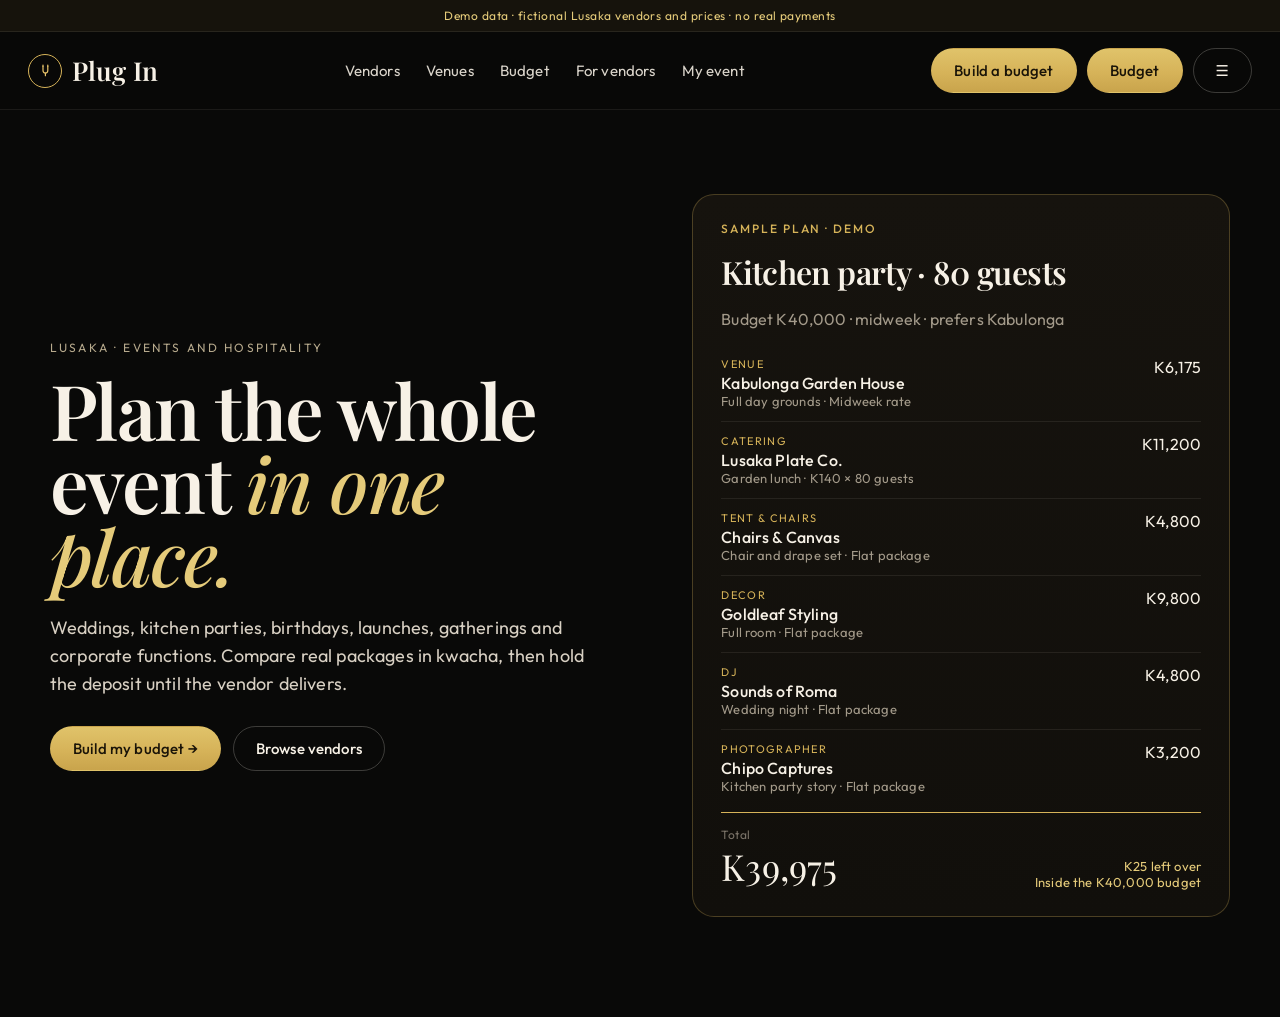
<file: index.html>
<!doctype html>
<html lang="en">
  <head>
    <meta charset="UTF-8" />
    <meta http-equiv="refresh" content="0; url=/plug-in/" />
    <title>Plug In</title>
    <link rel="canonical" href="/plug-in/" />
    <script>location.replace('/plug-in/' + (location.search || '') + (location.hash || ''));</script>
  </head>
  <body>
    <p><a href="/plug-in/">Open Plug In</a></p>
  </body>
</html>
</file>
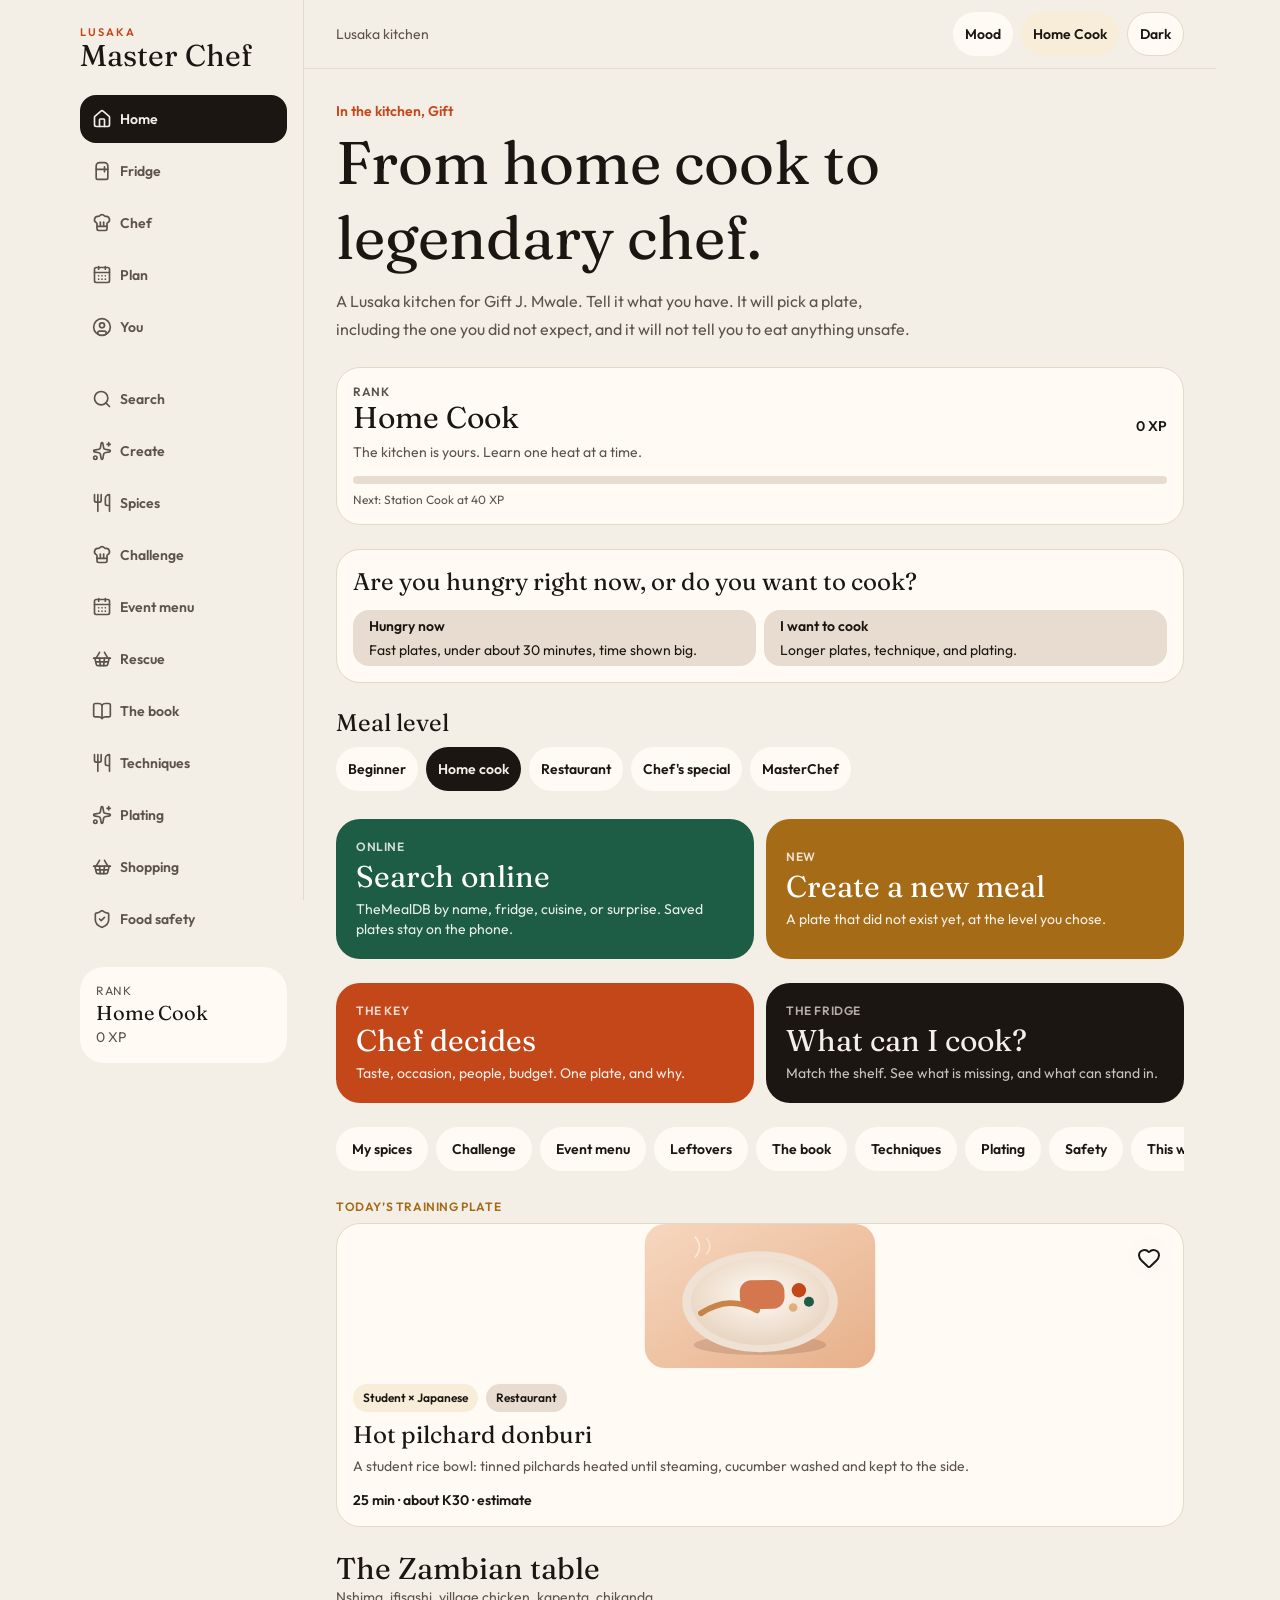
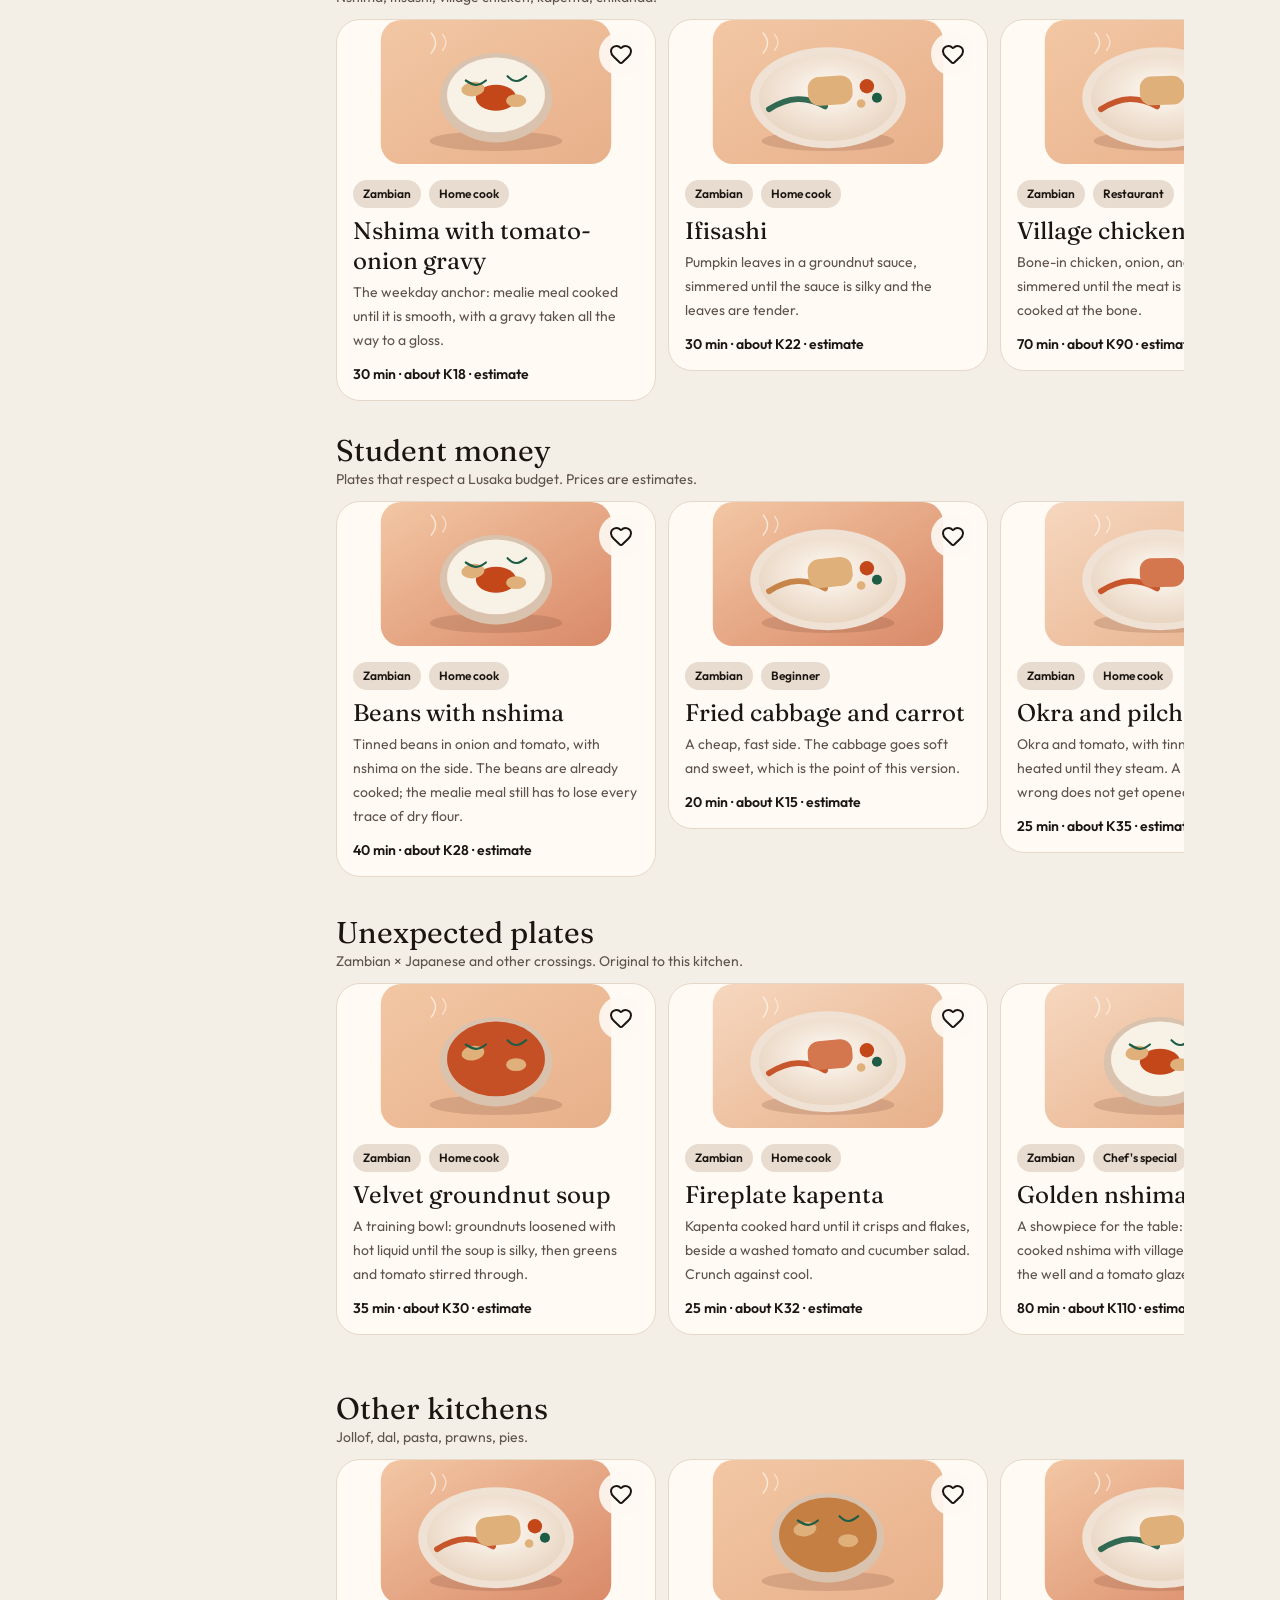
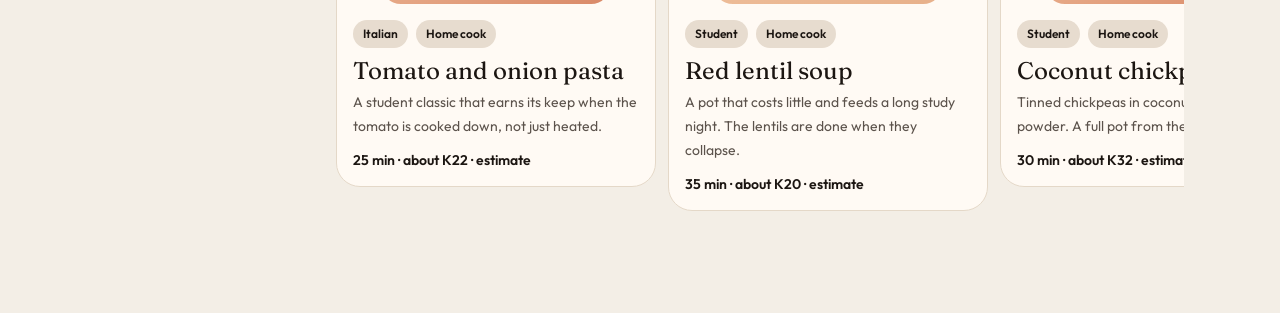
<file: master-chef/index.html>
<!doctype html>
<html lang="en">
  <head>
    <meta charset="UTF-8" />
    <link rel="icon" type="image/svg+xml" href="./favicon.svg" />
    <link rel="manifest" href="./manifest.json" />
    <link rel="apple-touch-icon" href="./favicon.svg" />
    <meta name="viewport" content="width=device-width, initial-scale=1, viewport-fit=cover" />
    <meta name="theme-color" content="#f3eee6" />
    <meta name="description" content="Master Chef is a Lusaka kitchen for Gift J. Mwale. Cook from the fridge, let the chef decide, remix a plate, and cook it step by step." />
    <meta name="apple-mobile-web-app-capable" content="yes" />
    <meta name="mobile-web-app-capable" content="yes" />
    <meta name="apple-mobile-web-app-title" content="Master Chef" />
    <title>Master Chef</title>
    <script>
      try {
        var saved = JSON.parse(localStorage.getItem('master-chef.v1') || '{}')
        var dark = saved.theme === 'dark' || (saved.theme !== 'light' && matchMedia('(prefers-color-scheme: dark)').matches)
        if (dark) document.documentElement.classList.add('dark')
      } catch (e) {}
    </script>
    <script type="module" crossorigin src="./assets/index-D94sWHlg.js"></script>
    <link rel="stylesheet" crossorigin href="./assets/index-CMiG1lVg.css">
  </head>
  <body>
    <div id="root"></div>
  </body>
</html>
</file>
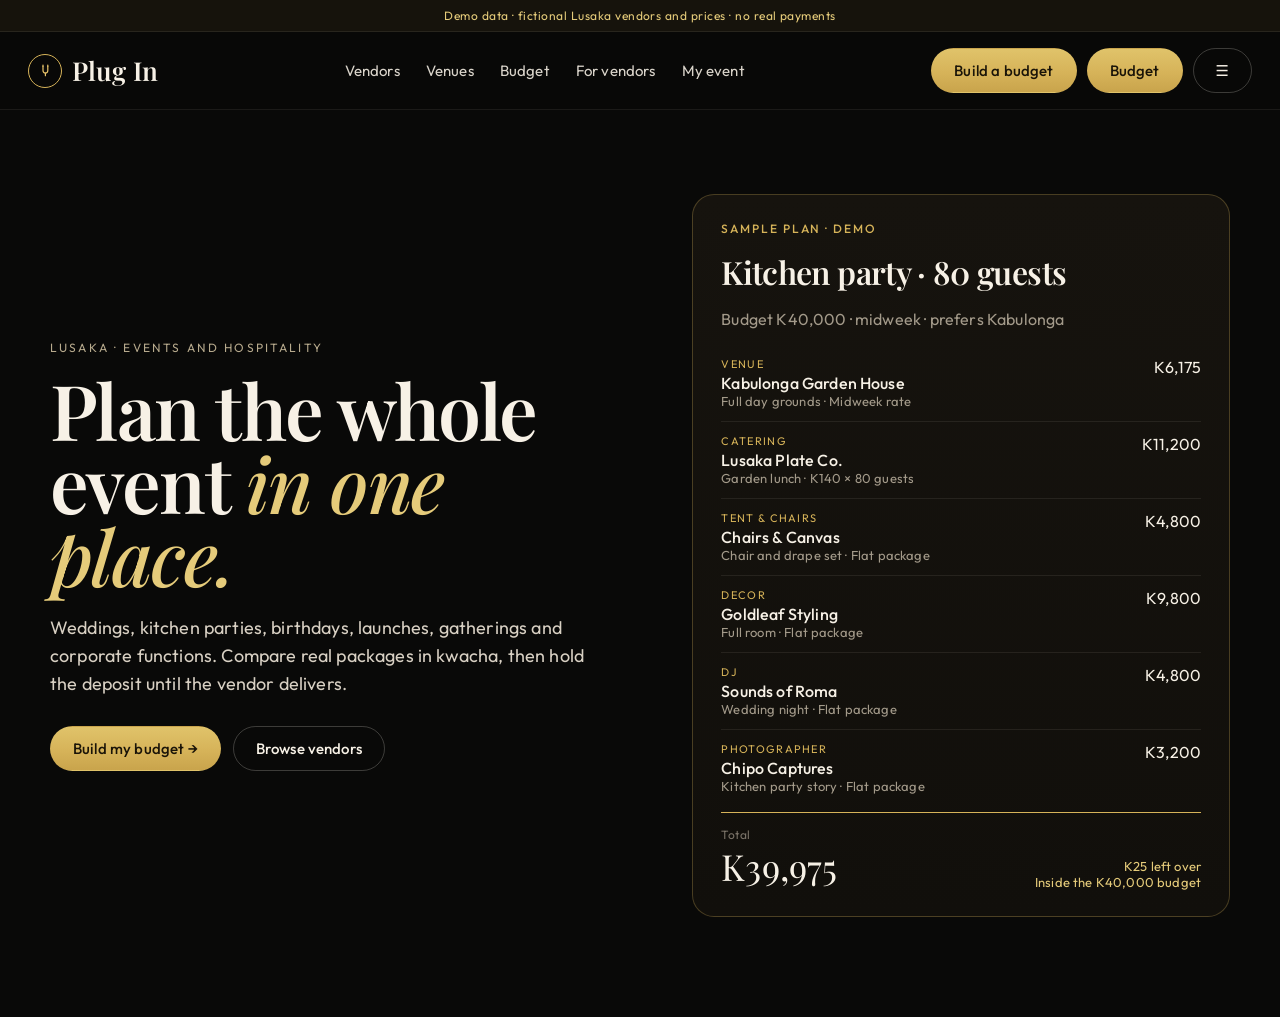
<file: plug-in/index.html>
<!doctype html>
<html lang="en">
  <head>
    <meta charset="UTF-8" />
    <meta name="viewport" content="width=device-width, initial-scale=1.0" />
    <title>Plug In</title>
    <meta name="description" content="Plan your whole event in one place. Lusaka vendors, clear prices, and a protected deposit." />
    <link rel="icon" href="/plug-in/favicon.svg" type="image/svg+xml" />
    <link rel="preconnect" href="https://fonts.googleapis.com" />
    <link rel="preconnect" href="https://fonts.gstatic.com" crossorigin />
    <link href="https://fonts.googleapis.com/css2?family=Outfit:wght@300;400;500;600;700&family=Playfair+Display:ital,wght@0,500;0,600;0,700;1,500;1,600;1,700&display=swap" rel="stylesheet" />
    <script type="module" crossorigin src="/plug-in/assets/index-DN2qpbxI.js"></script>
    <link rel="stylesheet" crossorigin href="/plug-in/assets/index-C0qx1SCK.css">
  </head>
  <body>
    <div id="root"></div>
  </body>
</html>
</file>
<file: master-chef/assets/index-CMiG1lVg.css>
@font-face{font-family:Fraunces Variable;font-style:normal;font-display:swap;font-weight:100 900;src:url([data-uri])format("woff2-variations");unicode-range:U+102-103,U+110-111,U+128-129,U+168-169,U+1A0-1A1,U+1AF-1B0,U+300-301,U+303-304,U+308-309,U+323,U+329,U+1EA0-1EF9,U+20AB}@font-face{font-family:Fraunces Variable;font-style:normal;font-display:swap;font-weight:100 900;src:url([data-uri])format("woff2-variations");unicode-range:U+100-2BA,U+2BD-2C5,U+2C7-2CC,U+2CE-2D7,U+2DD-2FF,U+304,U+308,U+329,U+1D00-1DBF,U+1E00-1E9F,U+1EF2-1EFF,U+2020,U+20A0-20AB,U+20AD-20C0,U+2113,U+2C60-2C7F,U+A720-A7FF}@font-face{font-family:Fraunces Variable;font-style:normal;font-display:swap;font-weight:100 900;src:url([data-uri])format("woff2-variations");unicode-range:U+??,U+131,U+152-153,U+2BB-2BC,U+2C6,U+2DA,U+2DC,U+304,U+308,U+329,U+2000-206F,U+20AC,U+2122,U+2191,U+2193,U+2212,U+2215,U+FEFF,U+FFFD}@font-face{font-family:Outfit Variable;font-style:normal;font-display:swap;font-weight:100 900;src:url([data-uri])format("woff2-variations");unicode-range:U+100-2BA,U+2BD-2C5,U+2C7-2CC,U+2CE-2D7,U+2DD-2FF,U+304,U+308,U+329,U+1D00-1DBF,U+1E00-1E9F,U+1EF2-1EFF,U+2020,U+20A0-20AB,U+20AD-20C0,U+2113,U+2C60-2C7F,U+A720-A7FF}@font-face{font-family:Outfit Variable;font-style:normal;font-display:swap;font-weight:100 900;src:url([data-uri])format("woff2-variations");unicode-range:U+??,U+131,U+152-153,U+2BB-2BC,U+2C6,U+2DA,U+2DC,U+304,U+308,U+329,U+2000-206F,U+20AC,U+2122,U+2191,U+2193,U+2212,U+2215,U+FEFF,U+FFFD}@layer properties{@supports (((-webkit-hyphens:none)) and (not (margin-trim:block))) or ((-moz-orient:inline) and (not (color:rgb(from red r g b)))){*,:before,:after,::backdrop{--tw-translate-x:0;--tw-translate-y:0;--tw-translate-z:0;--tw-rotate-x:initial;--tw-rotate-y:initial;--tw-rotate-z:initial;--tw-skew-x:initial;--tw-skew-y:initial;--tw-border-style:solid;--tw-leading:initial;--tw-font-weight:initial;--tw-tracking:initial;--tw-shadow:0 0 #0000;--tw-shadow-color:initial;--tw-shadow-alpha:100%;--tw-inset-shadow:0 0 #0000;--tw-inset-shadow-color:initial;--tw-inset-shadow-alpha:100%;--tw-ring-color:initial;--tw-ring-shadow:0 0 #0000;--tw-inset-ring-color:initial;--tw-inset-ring-shadow:0 0 #0000;--tw-ring-inset:initial;--tw-ring-offset-width:0px;--tw-ring-offset-color:#fff;--tw-ring-offset-shadow:0 0 #0000;--tw-outline-style:solid;--tw-backdrop-blur:initial;--tw-backdrop-brightness:initial;--tw-backdrop-contrast:initial;--tw-backdrop-grayscale:initial;--tw-backdrop-hue-rotate:initial;--tw-backdrop-invert:initial;--tw-backdrop-opacity:initial;--tw-backdrop-saturate:initial;--tw-backdrop-sepia:initial;--tw-duration:initial}}}@layer theme{:root,:host{--font-sans:"Outfit Variable", system-ui, sans-serif;--font-mono:ui-monospace, SFMono-Regular, Menlo, Monaco, Consolas, "Liberation Mono", "Courier New", monospace;--color-white:#fff;--spacing:.25rem;--container-lg:32rem;--container-xl:36rem;--container-6xl:72rem;--text-xs:.75rem;--text-xs--line-height:calc(1 / .75);--text-sm:.875rem;--text-sm--line-height:calc(1.25 / .875);--text-base:1rem;--text-base--line-height:calc(1.5 / 1);--text-lg:1.125rem;--text-lg--line-height:calc(1.75 / 1.125);--text-xl:1.25rem;--text-xl--line-height:calc(1.75 / 1.25);--text-2xl:1.5rem;--text-2xl--line-height:calc(2 / 1.5);--text-3xl:1.875rem;--text-3xl--line-height:calc(2.25 / 1.875);--text-4xl:2.25rem;--text-4xl--line-height:calc(2.5 / 2.25);--text-5xl:3rem;--text-5xl--line-height:1;--text-6xl:3.75rem;--text-6xl--line-height:1;--font-weight-normal:400;--font-weight-semibold:600;--tracking-wider:.05em;--leading-tight:1.25;--leading-snug:1.375;--radius-2xl:1rem;--radius-3xl:1.5rem;--aspect-video:16 / 9;--default-transition-duration:.15s;--default-transition-timing-function:cubic-bezier(.4, 0, .2, 1);--default-font-family:"Outfit Variable", system-ui, sans-serif;--default-mono-font-family:var(--font-mono)}}@layer base{*,:after,:before,::backdrop{box-sizing:border-box;border:0 solid;margin:0;padding:0}::file-selector-button{box-sizing:border-box;border:0 solid;margin:0;padding:0}html,:host{-webkit-text-size-adjust:100%;tab-size:4;line-height:1.5;font-family:var(--default-font-family,-apple-system, BlinkMacSystemFont, "Segoe UI", Roboto, "Helvetica Neue", "Noto Sans", Arial, sans-serif, "Apple Color Emoji", "Segoe UI Emoji", "Segoe UI Symbol", "Noto Color Emoji");font-feature-settings:var(--default-font-feature-settings,normal);font-variation-settings:var(--default-font-variation-settings,normal);-webkit-tap-highlight-color:transparent}hr{height:0;color:inherit;border-top-width:1px}abbr:where([title]){-webkit-text-decoration:underline dotted;text-decoration:underline dotted}h1,h2,h3,h4,h5,h6{font-size:inherit;font-weight:inherit}a{color:inherit;-webkit-text-decoration:inherit;-webkit-text-decoration:inherit;-webkit-text-decoration:inherit;-webkit-text-decoration:inherit;text-decoration:inherit}b,strong{font-weight:bolder}code,kbd,samp,pre{font-family:var(--default-mono-font-family,ui-monospace, SFMono-Regular, Menlo, Monaco, Consolas, "Liberation Mono", "Courier New", monospace);font-feature-settings:var(--default-mono-font-feature-settings,normal);font-variation-settings:var(--default-mono-font-variation-settings,normal);font-size:1em}small{font-size:80%}sub,sup{vertical-align:baseline;font-size:75%;line-height:0;position:relative}sub{bottom:-.25em}sup{top:-.5em}table{text-indent:0;border-color:inherit;border-collapse:collapse}:-moz-focusring:where(:not(iframe)){outline:auto}progress{vertical-align:baseline}summary{display:list-item}ol,ul,menu{list-style:none}img,svg,video,canvas,audio,iframe,embed,object{vertical-align:middle;display:block}img,video{max-width:100%;height:auto}button,input,select,optgroup,textarea{font:inherit;font-feature-settings:inherit;font-variation-settings:inherit;letter-spacing:inherit;color:inherit;opacity:1;background-color:#0000;border-radius:0}::file-selector-button{font:inherit;font-feature-settings:inherit;font-variation-settings:inherit;letter-spacing:inherit;color:inherit;opacity:1;background-color:#0000;border-radius:0}:where(select:is([multiple],[size])) optgroup{font-weight:bolder}:where(select:is([multiple],[size])) optgroup option{padding-inline-start:20px}::file-selector-button{margin-inline-end:4px}::placeholder{opacity:1}@supports (not ((-webkit-appearance:-apple-pay-button))) or (contain-intrinsic-size:1px){::placeholder{color:currentColor}@supports (color:color-mix(in lab, red, red)){::placeholder{color:color-mix(in oklab, currentcolor 50%, transparent)}}}textarea{resize:vertical}::-webkit-search-decoration{-webkit-appearance:none}::-webkit-date-and-time-value{min-height:1lh;text-align:inherit}::-webkit-datetime-edit{display:inline-flex}::-webkit-datetime-edit-fields-wrapper{padding:0}::-webkit-datetime-edit{padding-block:0}::-webkit-datetime-edit-year-field{padding-block:0}::-webkit-datetime-edit-month-field{padding-block:0}::-webkit-datetime-edit-day-field{padding-block:0}::-webkit-datetime-edit-hour-field{padding-block:0}::-webkit-datetime-edit-minute-field{padding-block:0}::-webkit-datetime-edit-second-field{padding-block:0}::-webkit-datetime-edit-millisecond-field{padding-block:0}::-webkit-datetime-edit-meridiem-field{padding-block:0}::-webkit-calendar-picker-indicator{line-height:1}:-moz-ui-invalid{box-shadow:none}button,input:where([type=button],[type=reset],[type=submit]){appearance:button}::file-selector-button{appearance:button}::-webkit-inner-spin-button{height:auto}::-webkit-outer-spin-button{height:auto}[hidden]:where(:not([hidden=until-found])){display:none!important}}@layer components;@layer utilities{.collapse{visibility:collapse}.visible{visibility:visible}.absolute{position:absolute}.fixed{position:fixed}.relative{position:relative}.static{position:static}.sticky{position:sticky}.inset-0{inset:0}.inset-x-0{inset-inline:0}.top-0{top:0}.top-1\/2{top:50%}.top-3{top:calc(var(--spacing) * 3)}.top-\[60px\]{top:60px}.right-3{right:calc(var(--spacing) * 3)}.bottom-0{bottom:0}.bottom-\[4\.75rem\]{bottom:4.75rem}.left-1\/2{left:50%}.z-20{z-index:20}.z-30{z-index:30}.z-40{z-index:40}.z-50{z-index:50}.-mx-4{margin-inline:calc(var(--spacing) * -4)}.mx-auto{margin-inline:auto}.mt-1{margin-top:var(--spacing)}.mt-2{margin-top:calc(var(--spacing) * 2)}.mt-3{margin-top:calc(var(--spacing) * 3)}.mt-4{margin-top:calc(var(--spacing) * 4)}.mt-6{margin-top:calc(var(--spacing) * 6)}.mt-auto{margin-top:auto}.mb-3{margin-bottom:calc(var(--spacing) * 3)}.block{display:block}.contents{display:contents}.flex{display:flex}.grid{display:grid}.hidden{display:none}.inline-flex{display:inline-flex}.table{display:table}.aspect-video{aspect-ratio:var(--aspect-video)}.h-2{height:calc(var(--spacing) * 2)}.h-5{height:calc(var(--spacing) * 5)}.h-6{height:calc(var(--spacing) * 6)}.h-8{height:calc(var(--spacing) * 8)}.h-11{height:calc(var(--spacing) * 11)}.h-12{height:calc(var(--spacing) * 12)}.h-24{height:calc(var(--spacing) * 24)}.h-36{height:calc(var(--spacing) * 36)}.h-40{height:calc(var(--spacing) * 40)}.h-48{height:calc(var(--spacing) * 48)}.h-56{height:calc(var(--spacing) * 56)}.h-dvh{height:100dvh}.h-full{height:100%}.max-h-\[50dvh\]{max-height:50dvh}.min-h-7{min-height:calc(var(--spacing) * 7)}.min-h-11{min-height:calc(var(--spacing) * 11)}.min-h-12{min-height:calc(var(--spacing) * 12)}.min-h-14{min-height:calc(var(--spacing) * 14)}.min-h-20{min-height:calc(var(--spacing) * 20)}.min-h-28{min-height:calc(var(--spacing) * 28)}.min-h-\[70dvh\]{min-height:70dvh}.min-h-\[78dvh\]{min-height:78dvh}.min-h-dvh{min-height:100dvh}.w-5{width:calc(var(--spacing) * 5)}.w-6{width:calc(var(--spacing) * 6)}.w-11{width:calc(var(--spacing) * 11)}.w-12{width:calc(var(--spacing) * 12)}.w-14{width:calc(var(--spacing) * 14)}.w-24{width:calc(var(--spacing) * 24)}.w-\[78\%\]{width:78%}.w-\[min\(100\%-1\.5rem\,28rem\)\]{width:min(100% - 1.5rem,28rem)}.w-full{width:100%}.max-w-6xl{max-width:var(--container-6xl)}.max-w-lg{max-width:var(--container-lg)}.max-w-xl{max-width:var(--container-xl)}.min-w-0{min-width:0}.min-w-11{min-width:calc(var(--spacing) * 11)}.min-w-24{min-width:calc(var(--spacing) * 24)}.shrink-0{flex-shrink:0}.-translate-x-1\/2{--tw-translate-x:calc(calc(1 / 2 * 100%) * -1);translate:var(--tw-translate-x) var(--tw-translate-y)}.translate-x-6{--tw-translate-x:calc(var(--spacing) * 6);translate:var(--tw-translate-x) var(--tw-translate-y)}.-translate-y-1\/2{--tw-translate-y:calc(calc(1 / 2 * 100%) * -1);translate:var(--tw-translate-x) var(--tw-translate-y)}.transform{transform:var(--tw-rotate-x, ) var(--tw-rotate-y, ) var(--tw-rotate-z, ) var(--tw-skew-x, ) var(--tw-skew-y, )}.list-decimal{list-style-type:decimal}.grid-cols-2{grid-template-columns:repeat(2,minmax(0,1fr))}.grid-cols-3{grid-template-columns:repeat(3,minmax(0,1fr))}.grid-cols-5{grid-template-columns:repeat(5,minmax(0,1fr))}.flex-col{flex-direction:column}.flex-wrap{flex-wrap:wrap}.items-center{align-items:center}.items-end{align-items:flex-end}.justify-between{justify-content:space-between}.justify-center{justify-content:center}.gap-0\.5{gap:calc(var(--spacing) * .5)}.gap-1{gap:var(--spacing)}.gap-2{gap:calc(var(--spacing) * 2)}.gap-3{gap:calc(var(--spacing) * 3)}.gap-4{gap:calc(var(--spacing) * 4)}.gap-5{gap:calc(var(--spacing) * 5)}.gap-6{gap:calc(var(--spacing) * 6)}.self-start{align-self:flex-start}.overflow-hidden{overflow:hidden}.overflow-x-auto{overflow-x:auto}.overflow-y-auto{overflow-y:auto}.rounded{border-radius:.25rem}.rounded-2xl{border-radius:var(--radius-2xl)}.rounded-3xl{border-radius:var(--radius-3xl)}.rounded-full{border-radius:2147483647px}.border{border-style:var(--tw-border-style);border-width:1px}.border-t{border-top-style:var(--tw-border-style);border-top-width:1px}.border-r{border-right-style:var(--tw-border-style);border-right-width:1px}.border-b{border-bottom-style:var(--tw-border-style);border-bottom-width:1px}.border-ink{border-color:var(--ink)}.border-line,.border-line\/80{border-color:var(--line)}@supports (color:color-mix(in lab, red, red)){.border-line\/80{border-color:color-mix(in oklab, var(--line) 80%, transparent)}}.bg-card,.bg-card\/90{background-color:var(--card)}@supports (color:color-mix(in lab, red, red)){.bg-card\/90{background-color:color-mix(in oklab, var(--card) 90%, transparent)}}.bg-chili{background-color:var(--chili)}.bg-chili-dark{background-color:var(--chili-dark)}.bg-gold{background-color:var(--gold)}.bg-gold-soft{background-color:var(--gold-soft)}.bg-ink,.bg-ink\/50{background-color:var(--ink)}@supports (color:color-mix(in lab, red, red)){.bg-ink\/50{background-color:color-mix(in oklab, var(--ink) 50%, transparent)}}.bg-leaf{background-color:var(--leaf)}.bg-leaf-soft{background-color:var(--leaf-soft)}.bg-paper{background-color:var(--paper)}.bg-paper-deep{background-color:var(--paper-deep)}.bg-paper\/90{background-color:var(--paper)}@supports (color:color-mix(in lab, red, red)){.bg-paper\/90{background-color:color-mix(in oklab, var(--paper) 90%, transparent)}}.bg-paper\/95{background-color:var(--paper)}@supports (color:color-mix(in lab, red, red)){.bg-paper\/95{background-color:color-mix(in oklab, var(--paper) 95%, transparent)}}.bg-transparent{background-color:#0000}.bg-white{background-color:var(--color-white)}.fill-chili{fill:var(--chili)}.object-cover{object-fit:cover}.p-1{padding:var(--spacing)}.p-3{padding:calc(var(--spacing) * 3)}.p-4{padding:calc(var(--spacing) * 4)}.p-5{padding:calc(var(--spacing) * 5)}.px-1{padding-inline:var(--spacing)}.px-2\.5{padding-inline:calc(var(--spacing) * 2.5)}.px-3{padding-inline:calc(var(--spacing) * 3)}.px-4{padding-inline:calc(var(--spacing) * 4)}.px-5{padding-inline:calc(var(--spacing) * 5)}.py-1{padding-block:var(--spacing)}.py-2{padding-block:calc(var(--spacing) * 2)}.py-3{padding-block:calc(var(--spacing) * 3)}.py-4{padding-block:calc(var(--spacing) * 4)}.py-6{padding-block:calc(var(--spacing) * 6)}.py-16{padding-block:calc(var(--spacing) * 16)}.pt-1{padding-top:var(--spacing)}.pt-6{padding-top:calc(var(--spacing) * 6)}.pb-1{padding-bottom:var(--spacing)}.pb-2{padding-bottom:calc(var(--spacing) * 2)}.pb-8{padding-bottom:calc(var(--spacing) * 8)}.pb-36{padding-bottom:calc(var(--spacing) * 36)}.pl-5{padding-left:calc(var(--spacing) * 5)}.text-center{text-align:center}.text-left{text-align:left}.font-serif{font-family:Fraunces Variable,Georgia,serif}.text-2xl{font-size:var(--text-2xl);line-height:var(--tw-leading,var(--text-2xl--line-height))}.text-3xl{font-size:var(--text-3xl);line-height:var(--tw-leading,var(--text-3xl--line-height))}.text-4xl{font-size:var(--text-4xl);line-height:var(--tw-leading,var(--text-4xl--line-height))}.text-5xl{font-size:var(--text-5xl);line-height:var(--tw-leading,var(--text-5xl--line-height))}.text-6xl{font-size:var(--text-6xl);line-height:var(--tw-leading,var(--text-6xl--line-height))}.text-base{font-size:var(--text-base);line-height:var(--tw-leading,var(--text-base--line-height))}.text-lg{font-size:var(--text-lg);line-height:var(--tw-leading,var(--text-lg--line-height))}.text-sm{font-size:var(--text-sm);line-height:var(--tw-leading,var(--text-sm--line-height))}.text-xl{font-size:var(--text-xl);line-height:var(--tw-leading,var(--text-xl--line-height))}.text-xs{font-size:var(--text-xs);line-height:var(--tw-leading,var(--text-xs--line-height))}.text-\[11px\]{font-size:11px}.leading-4{--tw-leading:calc(var(--spacing) * 4);line-height:calc(var(--spacing) * 4)}.leading-5{--tw-leading:calc(var(--spacing) * 5);line-height:calc(var(--spacing) * 5)}.leading-6{--tw-leading:calc(var(--spacing) * 6);line-height:calc(var(--spacing) * 6)}.leading-7{--tw-leading:calc(var(--spacing) * 7);line-height:calc(var(--spacing) * 7)}.leading-8{--tw-leading:calc(var(--spacing) * 8);line-height:calc(var(--spacing) * 8)}.leading-none{--tw-leading:1;line-height:1}.leading-snug{--tw-leading:var(--leading-snug);line-height:var(--leading-snug)}.leading-tight{--tw-leading:var(--leading-tight);line-height:var(--leading-tight)}.font-normal{--tw-font-weight:var(--font-weight-normal);font-weight:var(--font-weight-normal)}.font-semibold{--tw-font-weight:var(--font-weight-semibold);font-weight:var(--font-weight-semibold)}.tracking-\[0\.16em\]{--tw-tracking:.16em;letter-spacing:.16em}.tracking-\[0\.18em\]{--tw-tracking:.18em;letter-spacing:.18em}.tracking-wider{--tw-tracking:var(--tracking-wider);letter-spacing:var(--tracking-wider)}.whitespace-nowrap{white-space:nowrap}.text-chili{color:var(--chili)}.text-gold{color:var(--gold)}.text-ink{color:var(--ink)}.text-leaf{color:var(--leaf)}.text-muted{color:var(--muted)}.text-paper,.text-paper\/70{color:var(--paper)}@supports (color:color-mix(in lab, red, red)){.text-paper\/70{color:color-mix(in oklab, var(--paper) 70%, transparent)}}.text-paper\/80{color:var(--paper)}@supports (color:color-mix(in lab, red, red)){.text-paper\/80{color:color-mix(in oklab, var(--paper) 80%, transparent)}}.text-white{color:var(--color-white)}.text-white\/80{color:#fffc}@supports (color:color-mix(in lab, red, red)){.text-white\/80{color:color-mix(in oklab, var(--color-white) 80%, transparent)}}.text-white\/90{color:#ffffffe6}@supports (color:color-mix(in lab, red, red)){.text-white\/90{color:color-mix(in oklab, var(--color-white) 90%, transparent)}}.capitalize{text-transform:capitalize}.uppercase{text-transform:uppercase}.line-through{text-decoration-line:line-through}.underline{text-decoration-line:underline}.shadow{--tw-shadow:0 1px 3px 0 var(--tw-shadow-color,#0000001a), 0 1px 2px -1px var(--tw-shadow-color,#0000001a);box-shadow:var(--tw-inset-shadow), var(--tw-inset-ring-shadow), var(--tw-ring-offset-shadow), var(--tw-ring-shadow), var(--tw-shadow)}.shadow-lg{--tw-shadow:0 10px 15px -3px var(--tw-shadow-color,#0000001a), 0 4px 6px -4px var(--tw-shadow-color,#0000001a);box-shadow:var(--tw-inset-shadow), var(--tw-inset-ring-shadow), var(--tw-ring-offset-shadow), var(--tw-ring-shadow), var(--tw-shadow)}.shadow-xl{--tw-shadow:0 20px 25px -5px var(--tw-shadow-color,#0000001a), 0 8px 10px -6px var(--tw-shadow-color,#0000001a);box-shadow:var(--tw-inset-shadow), var(--tw-inset-ring-shadow), var(--tw-ring-offset-shadow), var(--tw-ring-shadow), var(--tw-shadow)}.ring{--tw-ring-shadow:var(--tw-ring-inset, ) 0 0 0 calc(1px + var(--tw-ring-offset-width)) var(--tw-ring-color,currentcolor);box-shadow:var(--tw-inset-shadow), var(--tw-inset-ring-shadow), var(--tw-ring-offset-shadow), var(--tw-ring-shadow), var(--tw-shadow)}.outline{outline-style:var(--tw-outline-style);outline-width:1px}.backdrop-blur{--tw-backdrop-blur:blur(8px);-webkit-backdrop-filter:var(--tw-backdrop-blur, ) var(--tw-backdrop-brightness, ) var(--tw-backdrop-contrast, ) var(--tw-backdrop-grayscale, ) var(--tw-backdrop-hue-rotate, ) var(--tw-backdrop-invert, ) var(--tw-backdrop-opacity, ) var(--tw-backdrop-saturate, ) var(--tw-backdrop-sepia, );backdrop-filter:var(--tw-backdrop-blur, ) var(--tw-backdrop-brightness, ) var(--tw-backdrop-contrast, ) var(--tw-backdrop-grayscale, ) var(--tw-backdrop-hue-rotate, ) var(--tw-backdrop-invert, ) var(--tw-backdrop-opacity, ) var(--tw-backdrop-saturate, ) var(--tw-backdrop-sepia, )}.transition{transition-property:color,background-color,border-color,outline-color,text-decoration-color,fill,stroke,--tw-gradient-from,--tw-gradient-via,--tw-gradient-to,opacity,box-shadow,transform,translate,scale,rotate,filter,-webkit-backdrop-filter,backdrop-filter,display,content-visibility,overlay,pointer-events;transition-timing-function:var(--tw-ease,var(--default-transition-timing-function));transition-duration:var(--tw-duration,var(--default-transition-duration))}.transition-transform{transition-property:transform,translate,scale,rotate;transition-timing-function:var(--tw-ease,var(--default-transition-timing-function));transition-duration:var(--tw-duration,var(--default-transition-duration))}.duration-200{--tw-duration:.2s;transition-duration:.2s}.duration-500{--tw-duration:.5s;transition-duration:.5s}.outline-none{--tw-outline-style:none;outline-style:none}.placeholder\:text-muted::placeholder{color:var(--muted)}@media (hover:hover){.hover\:bg-chili-dark:hover{background-color:var(--chili-dark)}.hover\:bg-paper-deep:hover{background-color:var(--paper-deep)}.hover\:text-ink:hover{color:var(--ink)}.hover\:opacity-90:hover{opacity:.9}}.focus-visible\:ring-2:focus-visible{--tw-ring-shadow:var(--tw-ring-inset, ) 0 0 0 calc(2px + var(--tw-ring-offset-width)) var(--tw-ring-color,currentcolor);box-shadow:var(--tw-inset-shadow), var(--tw-inset-ring-shadow), var(--tw-ring-offset-shadow), var(--tw-ring-shadow), var(--tw-shadow)}.focus-visible\:ring-chili:focus-visible{--tw-ring-color:var(--chili)}.focus-visible\:ring-offset-2:focus-visible{--tw-ring-offset-width:2px;--tw-ring-offset-shadow:var(--tw-ring-inset, ) 0 0 0 var(--tw-ring-offset-width) var(--tw-ring-offset-color)}.focus-visible\:ring-offset-paper:focus-visible{--tw-ring-offset-color:var(--paper)}.focus-visible\:outline-none:focus-visible{--tw-outline-style:none;outline-style:none}.active\:scale-\[0\.98\]:active{scale:.98}.disabled\:pointer-events-none:disabled{pointer-events:none}.disabled\:opacity-50:disabled{opacity:.5}@media (width>=40rem){.sm\:w-80{width:calc(var(--spacing) * 80)}.sm\:grid-cols-2{grid-template-columns:repeat(2,minmax(0,1fr))}}@media (width>=48rem){.md\:static{position:static}.md\:mx-0{margin-inline:0}.md\:block{display:block}.md\:flex{display:flex}.md\:grid{display:grid}.md\:hidden{display:none}.md\:grid-cols-2{grid-template-columns:repeat(2,minmax(0,1fr))}.md\:grid-cols-\[240px_minmax\(0\,1fr\)\]{grid-template-columns:240px minmax(0,1fr)}.md\:bg-transparent{background-color:#0000}.md\:px-0{padding-inline:0}.md\:px-8{padding-inline:calc(var(--spacing) * 8)}.md\:py-8{padding-block:calc(var(--spacing) * 8)}.md\:pb-16{padding-bottom:calc(var(--spacing) * 16)}.md\:text-5xl{font-size:var(--text-5xl);line-height:var(--tw-leading,var(--text-5xl--line-height))}.md\:text-6xl{font-size:var(--text-6xl);line-height:var(--tw-leading,var(--text-6xl--line-height))}}.dark\:text-ink:where(.dark,.dark *){color:var(--ink)}}:root{--paper:#f3eee6;--paper-deep:#e7dccf;--card:#fffaf4;--ink:#1c1612;--muted:#5c534c;--line:#e4d8c8;--chili:#c4471a;--chili-dark:#8d3012;--leaf:#1d5c45;--gold:#a56b16;--gold-soft:#f8edd8;--leaf-soft:#e5f2eb;--lightningcss-light:initial;--lightningcss-dark: ;color-scheme:light}.dark{--paper:#110e0c;--paper-deep:#1c1815;--card:#241c17;--ink:#f6efe6;--muted:#cbbbae;--line:#3c322b;--chili:#ef7a45;--chili-dark:#d85a28;--leaf:#1d5c45;--gold:#e0b15a;--gold-soft:#3a2c1a;--leaf-soft:#173127;--lightningcss-light: ;--lightningcss-dark:initial;color-scheme:dark}html{scroll-behavior:smooth}body{background:radial-gradient(900px 280px at 50% -40px, var(--chili), transparent 70%), var(--paper);min-height:100dvh;margin:0}@supports (color:color-mix(in lab, red, red)){body{background:radial-gradient(900px 280px at 50% -40px, color-mix(in srgb, var(--chili) 18%, transparent), transparent 70%), var(--paper)}}body{color:var(--ink);font-family:var(--font-sans)}.card{background:var(--card);border:1px solid var(--line);border-radius:1.5rem}.rise{animation:.45s cubic-bezier(.2,.7,.2,1) both rise}@keyframes rise{0%{opacity:0;transform:translateY(8px)}to{opacity:1;transform:none}}@media (prefers-reduced-motion:reduce){html{scroll-behavior:auto}.rise{animation:none}}::selection{background:var(--chili)}@supports (color:color-mix(in lab, red, red)){::selection{background:color-mix(in srgb, var(--chili) 35%, white)}}@property --tw-translate-x{syntax:"*";inherits:false;initial-value:0}@property --tw-translate-y{syntax:"*";inherits:false;initial-value:0}@property --tw-translate-z{syntax:"*";inherits:false;initial-value:0}@property --tw-rotate-x{syntax:"*";inherits:false}@property --tw-rotate-y{syntax:"*";inherits:false}@property --tw-rotate-z{syntax:"*";inherits:false}@property --tw-skew-x{syntax:"*";inherits:false}@property --tw-skew-y{syntax:"*";inherits:false}@property --tw-border-style{syntax:"*";inherits:false;initial-value:solid}@property --tw-leading{syntax:"*";inherits:false}@property --tw-font-weight{syntax:"*";inherits:false}@property --tw-tracking{syntax:"*";inherits:false}@property --tw-shadow{syntax:"*";inherits:false;initial-value:0 0 #0000}@property --tw-shadow-color{syntax:"*";inherits:false}@property --tw-shadow-alpha{syntax:"<percentage>";inherits:false;initial-value:100%}@property --tw-inset-shadow{syntax:"*";inherits:false;initial-value:0 0 #0000}@property --tw-inset-shadow-color{syntax:"*";inherits:false}@property --tw-inset-shadow-alpha{syntax:"<percentage>";inherits:false;initial-value:100%}@property --tw-ring-color{syntax:"*";inherits:false}@property --tw-ring-shadow{syntax:"*";inherits:false;initial-value:0 0 #0000}@property --tw-inset-ring-color{syntax:"*";inherits:false}@property --tw-inset-ring-shadow{syntax:"*";inherits:false;initial-value:0 0 #0000}@property --tw-ring-inset{syntax:"*";inherits:false}@property --tw-ring-offset-width{syntax:"<length>";inherits:false;initial-value:0}@property --tw-ring-offset-color{syntax:"*";inherits:false;initial-value:#fff}@property --tw-ring-offset-shadow{syntax:"*";inherits:false;initial-value:0 0 #0000}@property --tw-outline-style{syntax:"*";inherits:false;initial-value:solid}@property --tw-backdrop-blur{syntax:"*";inherits:false}@property --tw-backdrop-brightness{syntax:"*";inherits:false}@property --tw-backdrop-contrast{syntax:"*";inherits:false}@property --tw-backdrop-grayscale{syntax:"*";inherits:false}@property --tw-backdrop-hue-rotate{syntax:"*";inherits:false}@property --tw-backdrop-invert{syntax:"*";inherits:false}@property --tw-backdrop-opacity{syntax:"*";inherits:false}@property --tw-backdrop-saturate{syntax:"*";inherits:false}@property --tw-backdrop-sepia{syntax:"*";inherits:false}@property --tw-duration{syntax:"*";inherits:false}
</file>
<file: plug-in/assets/index-C0qx1SCK.css>
:root{--bg: #090908;--bg-2: #0e0d0b;--card: #14110c;--card-2: #1c1810;--line: rgba(214, 179, 89, .28);--line-soft: rgba(247, 241, 230, .08);--gold: #d6b359;--gold-2: #e5cb7a;--gold-deep: #c9a44c;--cream: #f7f1e6;--muted: #a39a8a;--dim: #7a7368;--black: #0a0907;--radius: 22px;--serif: "Playfair Display", Georgia, serif;--sans: "Outfit", system-ui, sans-serif}*{box-sizing:border-box}html,body,#root{margin:0;min-height:100%;background:var(--bg);color:var(--cream)}body{font-family:var(--sans);font-weight:400;letter-spacing:.01em}a{color:inherit;text-decoration:none}button,input,select,textarea{font-family:inherit;color:inherit}button{cursor:pointer}img{max-width:100%}h1,h2,h3,.serif{font-family:var(--serif);font-weight:600;letter-spacing:-.02em}.demo-banner{background:#16130c;border-bottom:1px solid var(--line-soft);color:var(--gold-2);text-align:center;font-size:12px;letter-spacing:.04em;padding:8px 16px}.header{display:flex;align-items:center;justify-content:space-between;gap:16px;padding:16px 28px;border-bottom:1px solid var(--line-soft);background:#090908eb;position:sticky;top:0;z-index:40;-webkit-backdrop-filter:blur(12px);backdrop-filter:blur(12px)}.brand{display:flex;align-items:center;gap:10px;font-family:var(--serif);font-size:26px;font-weight:600}.brand-mark{width:34px;height:34px;border-radius:50%;border:1.4px solid var(--gold);display:grid;place-items:center}.nav{display:flex;align-items:center;gap:26px;font-size:15px;color:var(--cream)}.nav a{opacity:.88}.nav a.active,.nav a:hover{opacity:1;color:var(--gold-2)}.header-cta{display:flex;align-items:center;gap:10px}.menu-btn,.mobile-only{display:none}.btn{display:inline-flex;align-items:center;justify-content:center;gap:8px;border-radius:999px;border:1px solid transparent;padding:12px 22px;font-size:15px;font-weight:500;transition:transform .15s ease,background .15s ease,border-color .15s ease}.btn:hover{transform:translateY(-1px)}.btn-gold{background:linear-gradient(180deg,#e0c36a,#d6b359 55%,#c9a44c);color:#1a1408}.btn-ghost{background:transparent;border-color:#f7f1e638;color:var(--cream)}.btn-wide{width:100%;padding:16px 22px;font-size:16px}.btn[disabled]{opacity:.45;cursor:not-allowed;transform:none}.page{width:min(1180px,calc(100% - 40px));margin:0 auto;padding:48px 0 80px}.kicker{color:var(--gold);font-size:12px;letter-spacing:.16em;text-transform:uppercase;font-weight:500;margin:0 0 14px}.hero-title{font-size:clamp(44px,6vw,80px);line-height:.95;margin:0 0 22px;font-weight:600}.hero-title em{font-style:italic;color:var(--gold-2);font-weight:500}.lede{color:#d8d0c3;font-size:18px;line-height:1.55;max-width:46ch}.eyebrow{color:#b7aa8d;letter-spacing:.18em;text-transform:uppercase;font-size:12px;margin:0 0 18px}.home-grid{display:grid;grid-template-columns:1.05fr .95fr;gap:48px;align-items:center;padding:36px 0 20px}.cta-row{display:flex;gap:12px;flex-wrap:wrap;margin-top:28px}.card{background:linear-gradient(180deg,#16130e,#110f0b);border:1px solid var(--line);border-radius:var(--radius);padding:22px 24px}.sample-card{padding:26px 28px}.sample-card h3{font-size:32px;margin:6px 0 4px}.muted{color:var(--muted)}.tiny{font-size:12px;color:var(--dim);letter-spacing:.04em}.line-row{display:flex;justify-content:space-between;gap:16px;padding:12px 0;border-top:1px solid var(--line-soft)}.line-row:first-of-type{border-top:0}.cat-label{color:var(--gold);font-size:11px;letter-spacing:.12em;text-transform:uppercase;margin:0 0 2px}.line-row strong{display:block;font-weight:500}.line-row .note{color:var(--muted);font-size:13px}.total-row{display:flex;justify-content:space-between;align-items:flex-end;padding-top:14px;border-top:1px solid var(--gold);margin-top:6px}.total-row .big{font-family:var(--serif);font-size:36px;margin:0}.leftover{color:var(--gold-2);font-size:13px;text-align:right}.filters{margin:28px 0;padding:22px}.search{width:100%;background:#0c0b09;border:1px solid var(--line-soft);border-radius:16px;padding:14px 16px 14px 42px;font-size:15px;outline:none}.search-wrap{position:relative;margin-bottom:16px}.search-wrap svg{position:absolute;left:14px;top:50%;transform:translateY(-50%);opacity:.6}.chips{display:flex;flex-wrap:wrap;gap:8px;margin:8px 0 16px}.chip{border:1px solid rgba(247,241,230,.16);background:transparent;color:var(--cream);border-radius:999px;padding:8px 14px;font-size:14px}.chip.on{background:var(--gold);color:#1a1408;border-color:var(--gold)}.field-label{font-size:13px;color:var(--muted);margin:0 0 8px;display:block}select.input,input.input,textarea.input{width:100%;background:#0c0b09;border:1px solid rgba(247,241,230,.16);border-radius:14px;padding:12px 14px;outline:none;font-size:15px}select.input:focus,input.input:focus,textarea.input:focus{border-color:var(--gold)}.filter-note{color:var(--dim);font-size:13px;margin:10px 0 0}.grid-3{display:grid;grid-template-columns:repeat(3,1fr);gap:16px}.vendor-card{padding:20px;display:flex;flex-direction:column;min-height:250px}.vendor-top{display:flex;justify-content:space-between;align-items:flex-start;margin-bottom:18px}.avatar{width:54px;height:54px;border-radius:50%;background:#1b1710;border:1px solid var(--line);display:grid;place-items:center;font-family:var(--serif);color:var(--gold-2);font-size:16px}.verified{background:#2a2416;color:var(--gold-2);border-radius:999px;padding:6px 10px;font-size:11px;letter-spacing:.08em;display:inline-flex;gap:6px;align-items:center}.vendor-card h3{font-size:26px;margin:6px 0 8px}.vendor-card p{color:var(--muted);margin:0 0 16px;flex:1}.meta{display:flex;justify-content:space-between;gap:10px;color:var(--muted);font-size:14px;margin-bottom:16px}.price-row{display:flex;justify-content:space-between;align-items:center;margin-top:auto;padding-top:8px}.price-row .from{color:var(--gold-2);font-weight:500}.link-gold{color:var(--gold-2);font-size:14px}.budget-layout{display:grid;grid-template-columns:320px 1fr;gap:22px;align-items:start}.event-pills{display:grid;grid-template-columns:1fr 1fr;gap:10px;margin-bottom:18px}.event-pill{text-align:left;background:transparent;border:1px solid rgba(247,241,230,.16);border-radius:18px;padding:14px 14px 12px}.event-pill.on{background:var(--gold);color:#1a1408;border-color:var(--gold)}.event-pill b{display:block;font-weight:600;margin-bottom:4px}.event-pill span{display:block;font-size:12px;opacity:.8;line-height:1.3}.slider{width:100%;accent-color:var(--gold)}.check-box{display:flex;gap:10px;align-items:flex-start;border:1px solid rgba(247,241,230,.16);border-radius:16px;padding:12px;margin-top:14px}.check-box input{margin-top:3px;accent-color:var(--gold)}.plan-head{display:flex;justify-content:space-between;gap:12px;align-items:flex-start}.plan-head h2{font-size:40px;margin:4px 0 0}.swap{background:none;border:0;color:var(--gold);padding:0;font-size:14px}.presets{display:flex;flex-wrap:wrap;gap:8px;margin:18px 0 22px}.progress{height:4px;background:#2a2416;border-radius:99px;overflow:hidden;margin:10px 0 6px}.progress>span{display:block;height:100%;background:var(--gold)}.split{display:grid;grid-template-columns:1fr 1fr;gap:18px}.pay-option{width:100%;text-align:left;background:#0c0b09;border:1px solid rgba(247,241,230,.16);border-radius:16px;padding:14px 16px;margin:8px 0}.pay-option.on{border-color:var(--gold);box-shadow:0 0 0 1px var(--gold) inset}.pay-option b{display:block;font-size:16px}.pay-option span{color:var(--muted);font-size:13px}.confirm-hero{font-size:clamp(40px,6vw,72px);margin:8px 0 22px}.badge-ok{width:46px;height:46px;border-radius:50%;background:var(--gold);color:#1a1408;display:grid;place-items:center;font-size:22px}.steps{display:grid;gap:18px}.steps .num{font-family:var(--serif);color:var(--gold-2);font-size:28px;margin:0 0 4px}.mobile-menu{display:none}.footer-space{height:20px}.empty{text-align:center;padding:60px 20px;color:var(--muted)}@media (max-width: 900px){.nav{display:none}.menu-btn,.mobile-only{display:inline-flex}.header{padding:12px 16px}.page{width:min(100% - 28px,1180px);padding:28px 0 70px}.home-grid,.budget-layout,.split,.grid-3{grid-template-columns:1fr}.hero-title{font-size:46px}.btn.desktop-budget{display:none}.mobile-menu.open{display:flex;flex-direction:column;gap:14px;padding:16px 20px 20px;border-bottom:1px solid var(--line-soft)}}
</file>
